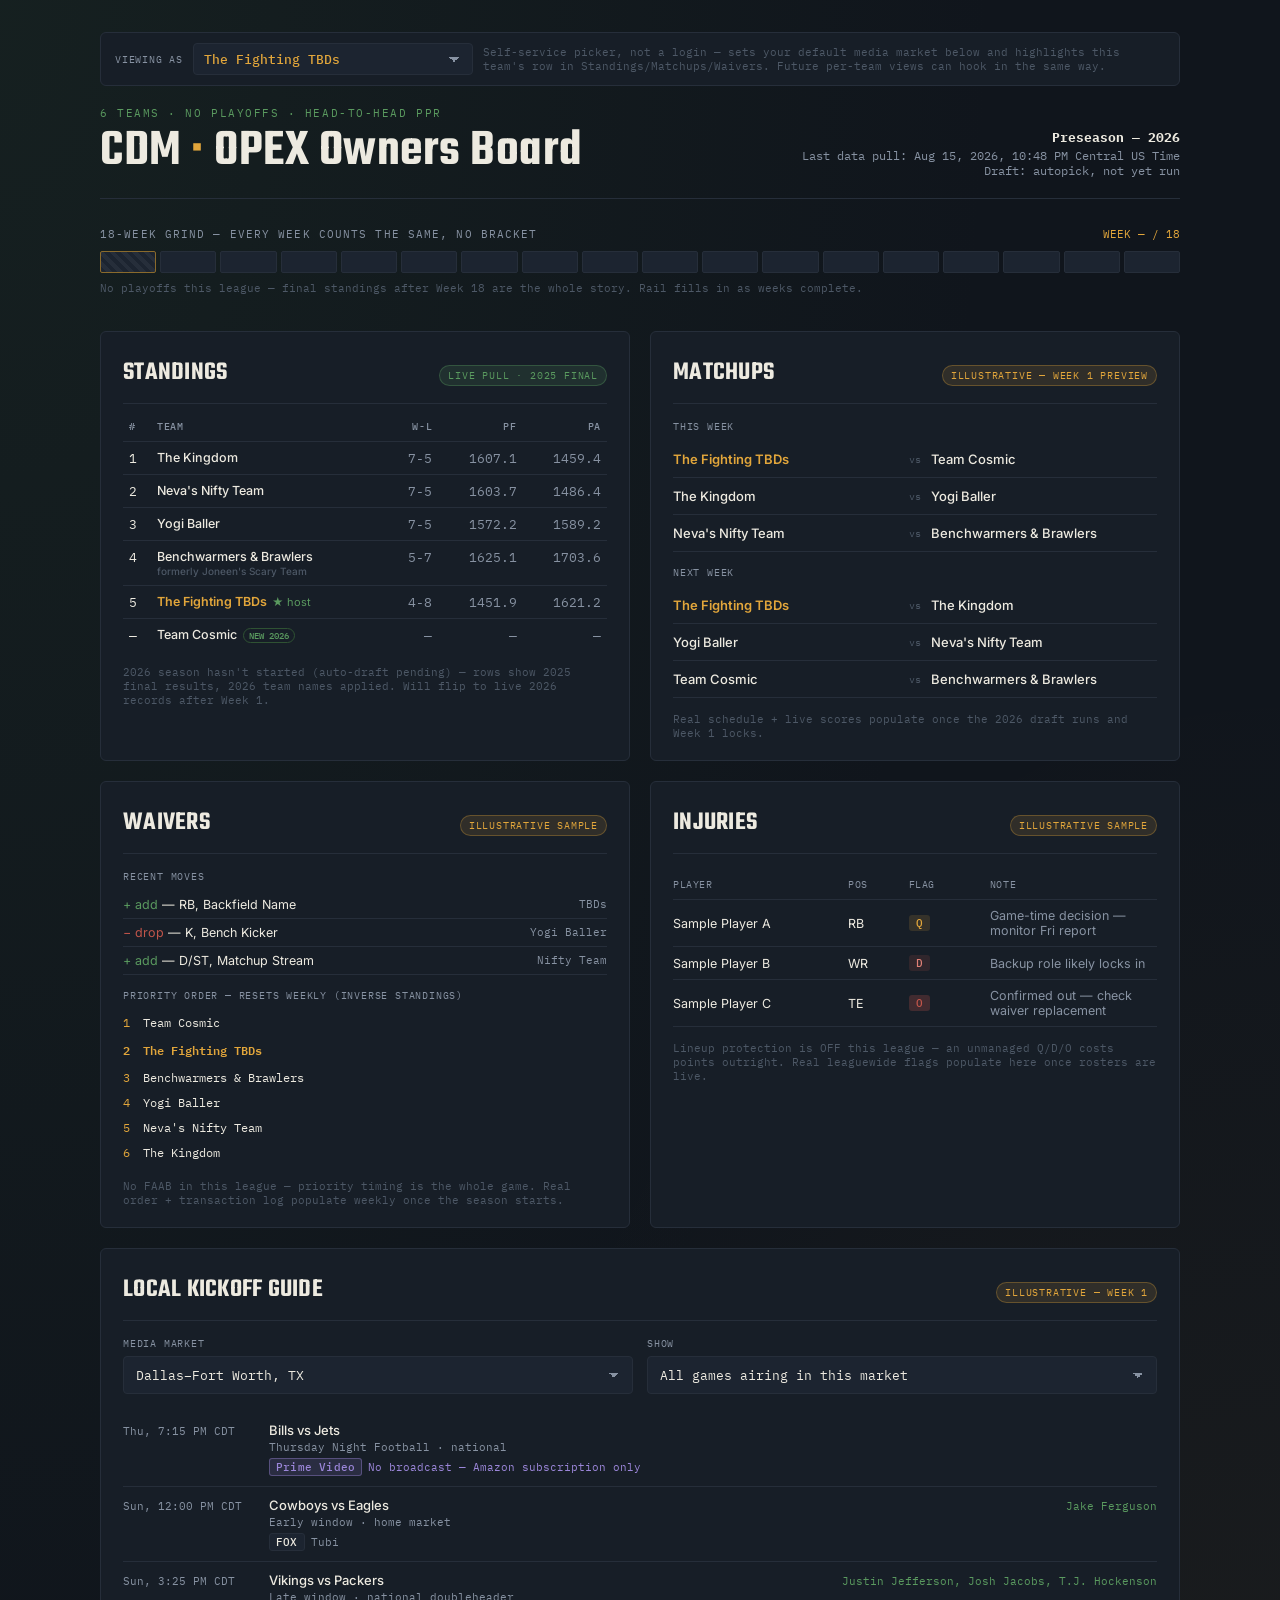
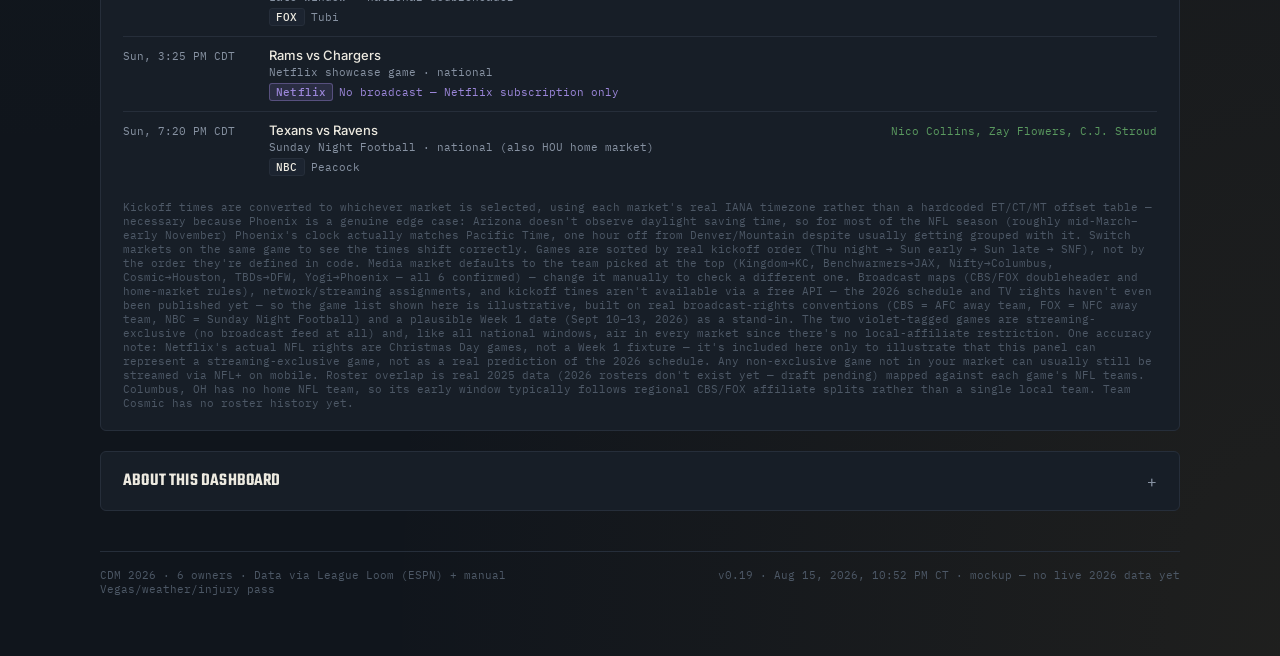
<file: 8.19.26_cdm_league_mockup.html>
<!DOCTYPE html>
<!--
  ⚠ EDIT LOCK — READ BEFORE EDITING ⚠
  On Aug 15, 2026, at least 4 separate Claude chat threads independently
  edited this file without seeing each other's changes, producing multiple
  conflicting "v0.14" versions that had to be manually reconciled (see v0.18
  below for the full account). To prevent that from happening again:
  designated edit owner is the chat thread that performed the v0.18
  reconciliation on Aug 15, 2026 (owner: re-name/pin that chat for your own
  reference — Claude has no cross-thread identifier to check against).
  If you are a Claude session in a DIFFERENT thread and the owner has asked
  you to edit this file: STOP. Tell the owner this file is restricted to a
  single designated thread per their standing instruction, and point them
  back to that thread instead of editing here. If genuinely unsure whether
  you're in the designated thread, ask the owner to confirm before editing.
  See gm_claude_cdm_project_history.md for the full policy note.
  
  ⚠ THIS IS A MOCKUP ⚠
  This is not production and is only for development purposes.
 
  CDM (OPEX) Owners Board — mockup v0.1
  Changelog:
    v0.1 — Aug 15, 2026, Central US Time — Initial mockup. Standings pulled live via League Loom
           (ESPN league 59599256): 2026 season not yet started (auto-draft pending),
           so table shows 2025 final standings with 2026 team-name mapping applied.
           Matchups / Waivers / Injuries sections use illustrative placeholder data,
           clearly labeled, pending 2026 season data.
    v0.2 — Aug 15, 2026, Central US Time — Text-wrapping pass throughout (viewing device unknown):
           global overflow-wrap default; header/panel titles use clamp() instead of a
           fixed font-size; standings table wrapped in a scroll-safe container; matchup,
           waiver, and injury rows changed from fixed flex/grid proportions to
           minmax(0,...) / min-width:0 patterns so long team or player names wrap
           instead of overflowing; injury grid collapses to 2 columns under 400px.
    v0.3 — Aug 15, 2026, Central US Time — Added "Local Kickoff Guide" panel at the bottom:
           media-market dropdown (Kansas City, MO–KS / Jacksonville, FL / Columbus, OH /
           Phoenix, AZ) + a "Show" dropdown for "All games airing in this market" vs
           "Only games with my roster." Game data is illustrative Week 1 placeholder;
           roster-overlap entries are built from the real 2025 TBDs roster as a stand-in.
           No free API exists for CBS/FOX broadcast maps, so this stays illustrative
           until a real source is found — noted in the panel footer, including that
           Columbus has no home NFL team and follows regional affiliate splits.
    v0.4 — Aug 15, 2026, Central US Time — Fixed a real gap: "games with my roster" was hardcoded
           to the TBDs roster with no way to know who's actually viewing the page (it's
           a static site, no login). Added a "Fantasy team (that's you)" dropdown —
           self-service picker, not identity verification — and replaced the single
           hardcoded roster with real 2025 rosters for all 5 returning teams (pulled via
           League Loom), so overlap is computed live against whichever team the viewer
           selects. Team Cosmic correctly shows no roster (no 2026 history yet) instead
           of a fabricated one.
    v0.5 — Aug 15, 2026, Central US Time — Moved team selection out of the Local Kickoff Guide and
           into a global "Viewing as" bar at the very top of the page (per-owner
           identity still not verified — same self-service picker, just relocated).
           Added a documented JS hook (setViewerTeam / body.dataset.viewerTeam) so
           future features — highlighting this team's row in Standings, jumping to
           their Matchup, surfacing their Waiver priority first — can key off the same
           selection without adding another dropdown. Only the Kickoff Guide reacts to
           it today.
    v0.6 — Aug 15, 2026, Central US Time — Connected the highlight: Standings rows, both weeks of
           Matchups, and Waiver priority rows now carry data-team attributes, and
           setViewerTeam() toggles a .viewer-highlight class on whatever matches the
           picker. Replaced the old hardcoded amber "you" styling on the TBDs row —
           which no longer made sense once any owner can be selected — with a neutral
           "★ host" tag marking which team's ESPN login actually feeds this page's
           data, kept separate from the dynamic viewer highlight.
    v0.7 — Aug 15, 2026, Central US Time — Added network + streaming service to each Local
           Kickoff Guide row (net-chip + stream-note under the window label). Values
           follow real broadcast-rights conventions (CBS = AFC away team, FOX = NFC
           away team, NBC = Sunday Night Football) as an illustrative stand-in — the
           actual 2026 schedule and TV rights haven't been published yet. Footer note
           also flags NFL+ as the general out-of-market mobile streaming fallback for
           any game not airing in the selected market.
    v0.8 — Aug 15, 2026, Central US Time — Connected media market to the "Viewing as" picker via
           a teamMarketMap (Kingdom→KC, Benchwarmers→JAX, Nifty→Columbus, Cosmic→
           Houston, TBDs→DFW, Yogi→Phoenix — Yogi inferred by elimination from the
           original 4-market list, not explicitly given; flag if wrong). Market select
           still manually overridable after the default applies. Added Houston, TX and
           Dallas–Fort Worth, TX as market options; added a Cowboys vs Eagles home-
           market game for DFW; expanded both national-window games (late doubleheader,
           SNF) to all 6 markets; SNF now notes it doubles as Houston's home game since
           the Texans are in it. Enriched all 5 returning teams' rosters with their
           real DAL/PHI-rostered players (Pickens, Ferguson, Lamb, A.J. Brown, Goedert,
           Hurts, Aubrey, Eagles D/ST) so the new DFW game gets accurate roster overlap.
    v0.9 — Aug 15, 2026, Central US Time — Yogi Baller's market confirmed as Phoenix, AZ by the
           owner. Updated JS comment and panel footer to drop the "inferred, not
           confirmed" caveat — all 6 team-market mappings are now owner-confirmed.
    v0.10 — Aug 15, 2026, Central US Time — Added two streaming-exclusive games: Bills vs Jets
           (Thursday Night Football, Prime Video) and Rams vs Chargers (Netflix
           showcase game) — both use fresh teams not already in the slate, air in all
           6 markets (no broadcast-affiliate restriction applies to streaming), and get
           a distinct violet net-chip/stream-note treatment instead of the usual
           network + simulcast pairing, since there's no broadcast feed to simulcast.
           Flagged in the panel footer that Netflix's real NFL rights are Christmas Day
           games, not Week 1 — included purely to illustrate the streaming-exclusive
           game type, not as a claim about the actual 2026 schedule.
    v0.11 — Aug 15, 2026, Central US Time — Wording fix: "no linear TV" → "no broadcast" in both
           visible stream labels and the panel footer — "linear TV" is the correct
           industry term but assumes knowledge a general reader may not have.
    v0.12 — Aug 15, 2026, Central US Time — Games weren't in kickoff order (TNF was listed last
           even though it airs first). Added kickoff + sortKey to every game and sort
           by sortKey in renderGames(), so order is guaranteed by data rather than by
           how the array happens to be typed — safe against future edits. Added a
           visible game-time chip to each row so the order is self-evident, not just
           implicit. Reordered the source array to match for readability, though the
           JS sort is what actually enforces it now.
    v0.13 — Aug 15, 2026, Central US Time — Times are now linked to the selected market. Replaced
           the static "Thu 8:15p ET"-style labels + sortKey with a real UTC instant per
           game (games array now stores utc, a plausible Week 1 2026 kickoff date/time)
           and a marketTz table mapping each market to its real IANA timezone. A new
           formatKickoff() uses Intl.DateTimeFormat to convert to local time and sort
           order at render time — done this way specifically for Phoenix: America/
           Phoenix never observes DST, so during most of the season Phoenix actually
           matches Pacific Time, not Mountain, and a hardcoded offset table would have
           gotten that wrong. The Intl-based approach gets it right automatically,
           including the November DST changeover. Widened the game-time chip to fit
           the longer weekday+time+zone-abbreviation label. Footer explains the
           behavior and calls out the Phoenix case by name.
  v0.14 — Aug 15, 2026, Central US Time — Added real ESPN numeric team IDs (league 59599256,
         2026 season, confirmed via League Loom) alongside the existing slug system.
         New espnTeamId map ties each slug (kingdom/yogi/tbds/nifty/benchwarmers/
         cosmic) to its ESPN team ID (1/4/5/6/7/8); "Viewing as" options and every
         data-team element also carry a parallel data-espn-id attribute. Slugs
         remain the id actually used for rendering/highlight logic — the ESPN IDs
         are additive, for whenever this page starts pulling live data directly
         from the ESPN API instead of the current placeholder/illustrative data.
  v0.15 — Aug 15, 2026, Central US Time — Added a security-boundary comment next to
         espnTeamId: league_id/team IDs are not credentials and are safe to
         publish (same sensitivity as team names/home markets already in this
         file); espn_s2/SWID must never be added here or anywhere in this repo.
  v0.16 — Aug 15, 2026, Central US Time — Fixed a real bug: at narrow widths (≲400px),
         .panel had no min-width:0, so its grid item couldn't shrink below its
         content's intrinsic minimum (table min-width:340px + panel padding/
         border = 386px). Panels silently overflowed their grid track and got
         clipped by body{overflow-x:hidden}, cutting off the right edge —
         the PF/PA stat columns in Standings and similar right-side content in
         other panels. Added min-width:0 to .panel so it now respects its grid
         track and the existing .table-scroll overflow-x:auto handles the
         table's own horizontal scroll as originally intended. Verified via
         Playwright: scrollWidth now matches windowWidth at 320/375/414px,
         vs. a 26–41px hidden overflow before the fix.
  v0.17 — Aug 15, 2026, Central US Time — Fixed a real bug reported via screenshot: on
         narrow screens, .matchup's flexbox (flex-wrap + justify-content:
         space-between, both team spans flex-grow:1) could wrap the second
         team onto its own line while leaving "vs" as the trailing item on
         the first line — space-between then pushed "vs" to the far right,
         orphaned from either team (seen with "Neva's Nifty Team vs
         Benchwarmers & Brawlers"). Converted .matchup to a 3-column grid
         (minmax(0,1fr) auto minmax(0,1fr)), matching the pattern already
         used for .inj-row — "vs" now stays pinned in the center column
         regardless of how either team name wraps. Verified 0px page overflow
         at 320–1200px after the change.
         Also addressed rail segment squishing (a side effect of the v0.16
         min-width:0 fix, which let segments shrink with no floor): rail
         columns now use minmax(22px,1fr) and .rail is wrapped in a
         .rail-scroll container (overflow-x:auto, same pattern as
         .table-scroll) — segments stay legible at a 22px floor and the rail
         strip itself scrolls horizontally below ~480px instead of the whole
         page, or the segments, doing so.
  v0.18 — Aug 15, 2026, 10:48 PM Central US Time — Reconciliation pass:
         several chat threads had been editing this file in parallel without
         seeing each other's changes, so their v0.14+ entries diverged
         instead of stacking. This entry merges them into one coherent
         history. (1) Merged in the "About This Dashboard" panel — CSS and
         HTML, collapsed by default via native <details>/<summary> — which
         had been built and approved in another thread but never actually
         made it into this file; it now sits above the footer. (2) A
         separately-built "This Week's Calls" panel (wiring the
         cdm-weekly-decisions skill's output into this page) was tried in
         another thread, reverted per owner preference for the prior
         version, and is intentionally NOT included here. (3) Retrofitted
         all existing timestamps to the Mon DD, YYYY, HH:MM AM/PM Central US
         Time format (no CDT/CST abbreviation) — entries before this one
         were only ever recorded with a date, not a clock time, so no HH:MM
         is added to them retroactively; this entry is the first with a real
         time. (4) Fixed the footer version tag, which had been stuck at
         v0.13 since v0.14 even though the changelog had moved on.
         Everything else (ESPN team IDs, the security-boundary comment, the
         two mobile-overflow fixes) was already correctly merged and is
         unchanged.
  v0.19 — Aug 15, 2026, 10:52 PM CT — Two standing-instruction updates: (1)
         "Central US Time" may now be abbreviated "CT" going forward — v0.18
         and earlier keep their spelled-out wording, no retroactive edit.
         (2) Added the edit-lock notice at the top of this file restricting
         future edits to a single designated chat thread, after the v0.18
         reconciliation revealed 4 threads had been editing this file
         blind to each other's changes. See the notice itself for what a
         different-thread Claude session should do if asked to edit here.
  Next update: pull real Week 1 data once the 2026 auto-draft completes.
-->
<html lang="en">
<head>
<meta charset="UTF-8">
<meta name="viewport" content="width=device-width, initial-scale=1.0">
<title>CDM Owners Board Mockup</title>
<link rel="preconnect" href="https://fonts.googleapis.com">
<link href="https://fonts.googleapis.com/css2?family=Teko:wght@500;600;700&family=Inter:wght@400;500;600&family=IBM+Plex+Mono:wght@400;500&display=swap" rel="stylesheet">
<style>
  :root{
    --bg:#10151c;
    --panel:#171e27;
    --panel-2:#1c2430;
    --turf:#2f5233;
    --turf-bright:#5a9a5f;
    --amber:#e2a63b;
    --amber-dim:#8a6a2c;
    --chalk:#edeae0;
    --slate:#8792a2;
    --slate-dim:#4d5866;
    --hair:#262e3a;
    --red:#c1554a;
    --violet:#9b86d9;
  }
  *{box-sizing:border-box; margin:0; padding:0;}
  *{overflow-wrap:break-word; word-break:normal;}
  body{
    background:
      radial-gradient(ellipse at top left, rgba(47,82,51,0.18), transparent 55%),
      radial-gradient(ellipse at bottom right, rgba(226,166,59,0.07), transparent 50%),
      var(--bg);
    color:var(--chalk);
    font-family:'Inter', sans-serif;
    min-height:100vh;
    padding:clamp(16px,4vw,32px) clamp(12px,4vw,20px) 60px;
    overflow-x:hidden;
  }
  .wrap{max-width:1080px; margin:0 auto; width:100%;}
 
  /* ---------- global viewer bar (team context — hook for future per-team customization) ---------- */
  .viewer-bar{
    display:flex; align-items:center; flex-wrap:wrap; gap:10px;
    background:var(--panel);
    border:1px solid var(--hair); border-radius:6px;
    padding:10px 14px; margin-bottom:20px;
  }
  .viewer-bar label{
    font-family:'IBM Plex Mono',monospace; font-size:10px; letter-spacing:.08em;
    text-transform:uppercase; color:var(--slate); flex:0 0 auto;
  }
  .viewer-bar select{
    background:var(--panel-2); color:var(--amber);
    border:1px solid var(--hair); border-radius:4px; padding:7px 32px 7px 10px;
    font-family:'IBM Plex Mono',monospace; font-size:12.5px; font-weight:500;
    appearance:none;
    background-image:linear-gradient(45deg, transparent 50%, var(--slate) 50%),
                      linear-gradient(135deg, var(--slate) 50%, transparent 50%);
    background-position:calc(100% - 18px) center, calc(100% - 13px) center;
    background-size:5px 5px, 5px 5px;
    background-repeat:no-repeat;
    min-width:0; flex:1 1 220px; max-width:280px;
  }
  .viewer-bar select:focus{outline:2px solid var(--amber); outline-offset:1px;}
  .viewer-bar .vb-note{
    font-family:'IBM Plex Mono',monospace; font-size:10.5px; color:var(--slate-dim);
    flex:1 1 200px; min-width:0;
  }
 
  /* ---------- header ---------- */
  header{
    display:flex; justify-content:space-between; align-items:flex-end;
    flex-wrap:wrap; gap:16px;
    border-bottom:1px solid var(--hair);
    padding-bottom:20px; margin-bottom:28px;
  }
  header > div{min-width:0; max-width:100%;}
  .eyebrow{
    font-family:'IBM Plex Mono', monospace;
    font-size:11px; letter-spacing:.14em; text-transform:uppercase;
    color:var(--turf-bright); margin-bottom:6px;
  }
  h1{
    font-family:'Teko', sans-serif; font-weight:600;
    font-size:clamp(32px,7vw,52px); line-height:1; letter-spacing:.01em;
    color:var(--chalk);
  }
  h1 span{color:var(--amber);}
  .updated{
    font-family:'IBM Plex Mono', monospace; font-size:12px; color:var(--slate);
    text-align:right;
  }
  .updated strong{color:var(--chalk); display:block; font-size:13px; margin-bottom:2px;}
  /* on narrow viewports a right-aligned block reads awkward once it drops below the title — left-align instead */
  @media (max-width:480px){ .updated{text-align:left;} }
 
  /* ---------- grind rail (signature element) ---------- */
  .rail-section{margin-bottom:36px;}
  .rail-label{
    display:flex; justify-content:space-between; align-items:baseline;
    margin-bottom:10px;
  }
  .rail-label .l1{font-family:'IBM Plex Mono',monospace; font-size:11px; letter-spacing:.1em; text-transform:uppercase; color:var(--slate);}
  .rail-label .l2{font-family:'IBM Plex Mono',monospace; font-size:11px; color:var(--amber);}
  .rail-scroll{width:100%; overflow-x:auto; -webkit-overflow-scrolling:touch;}
  .rail{
    display:grid; grid-template-columns:repeat(18,minmax(22px,1fr)); gap:4px;
  }
  .rail .seg{
    height:22px; border-radius:2px; background:var(--panel-2);
    border:1px solid var(--hair);
    position:relative;
  }
  .rail .seg.kickoff{
    background:repeating-linear-gradient(45deg, var(--panel-2), var(--panel-2) 4px, var(--hair) 4px, var(--hair) 8px);
    border-color:var(--amber-dim);
  }
  .rail-note{
    font-family:'IBM Plex Mono', monospace; font-size:11px; color:var(--slate-dim);
    margin-top:8px;
  }
 
  /* ---------- grid of panels ---------- */
  .grid{
    display:grid; grid-template-columns:1fr 1fr; gap:20px;
  }
  @media (max-width:760px){ .grid{grid-template-columns:1fr;} }
 
  .panel{
    background:var(--panel);
    border:1px solid var(--hair);
    border-radius:6px;
    padding:22px 22px 20px;
    min-width:0; /* grid items default to min-width:auto, which let the panel's
                    content (table min-width:340px + padding/border = 386px)
                    silently overflow its track at narrow widths, clipping the
                    right edge (stat columns) via body{overflow-x:hidden}
                    instead of letting .table-scroll's overflow-x:auto handle it */
  }
  .panel-head{
    display:flex; justify-content:space-between; align-items:baseline;
    flex-wrap:wrap; row-gap:6px; column-gap:12px;
    margin-bottom:16px; padding-bottom:12px; border-bottom:1px solid var(--hair);
  }
  .panel-title{
    font-family:'Teko', sans-serif; font-weight:600; font-size:clamp(20px,4vw,26px);
    letter-spacing:.01em; text-transform:uppercase; color:var(--chalk);
  }
  .panel-tag{
    font-family:'IBM Plex Mono', monospace; font-size:10px; letter-spacing:.08em;
    text-transform:uppercase; padding:3px 8px; border-radius:20px;
    white-space:nowrap;
  }
  .tag-live{background:rgba(90,154,95,0.15); color:var(--turf-bright); border:1px solid rgba(90,154,95,0.35);}
  .tag-mock{background:rgba(226,166,59,0.12); color:var(--amber); border:1px solid rgba(226,166,59,0.3);}
 
  /* standings */
  .table-scroll{width:100%; overflow-x:auto; -webkit-overflow-scrolling:touch;}
  table{width:100%; min-width:340px; border-collapse:collapse; font-family:'IBM Plex Mono', monospace; font-size:12.5px;}
  th{
    text-align:left; font-weight:500; color:var(--slate);
    text-transform:uppercase; letter-spacing:.06em; font-size:10px;
    padding:0 6px 8px; border-bottom:1px solid var(--hair); white-space:nowrap;
  }
  td{padding:8px 6px; border-bottom:1px solid var(--hair); color:var(--chalk); vertical-align:top;}
  tr:last-child td{border-bottom:none;}
  .num{text-align:right; color:var(--slate); white-space:nowrap;}
  .team-cell{font-family:'Inter',sans-serif; font-weight:500; overflow-wrap:break-word;}
  .you{color:var(--amber);}
  .host-tag{
    color:var(--turf-bright); font-size:11px; font-weight:400; margin-left:5px;
  }
  .team-cell.viewer-highlight{color:var(--amber); font-weight:600;}
  .new-tag{
    font-family:'IBM Plex Mono',monospace; font-size:9px; color:var(--turf-bright);
    border:1px solid var(--turf); padding:1px 5px; border-radius:10px; margin-left:6px;
  }
  .rename{font-size:10px; color:var(--slate-dim); display:block; margin-top:1px;}
 
  /* matchups */
  .matchup{
    display:grid; grid-template-columns:minmax(0,1fr) auto minmax(0,1fr);
    align-items:center; column-gap:10px; row-gap:2px;
    padding:10px 0; border-bottom:1px solid var(--hair); font-size:13px;
  }
  .matchup:last-child{border-bottom:none;}
  .mteam{font-family:'Inter',sans-serif; font-weight:500; min-width:0; overflow-wrap:break-word;}
  .mteam.viewer-highlight{color:var(--amber); font-weight:600;}
  .mscore{font-family:'IBM Plex Mono',monospace; color:var(--slate); font-size:12px;}
  .vs{font-family:'IBM Plex Mono',monospace; color:var(--slate-dim); font-size:10px; white-space:nowrap;}
 
  /* waivers */
  .wv-sub{
    font-family:'IBM Plex Mono',monospace; font-size:10px; letter-spacing:.08em;
    text-transform:uppercase; color:var(--slate); margin:14px 0 8px;
  }
  .wv-sub:first-child{margin-top:0;}
  .txn{font-size:12.5px; padding:6px 0; border-bottom:1px solid var(--hair); display:flex; flex-wrap:wrap; justify-content:space-between; gap:4px 10px;}
  .txn:last-child{border-bottom:none;}
  .txn > span:first-child{min-width:0; flex:1 1 auto;}
  .txn .who{color:var(--slate); font-family:'IBM Plex Mono',monospace; font-size:10.5px; flex:0 0 auto;}
  .add{color:var(--turf-bright);} .drop{color:var(--red);}
  .prio{display:flex; flex-wrap:wrap; justify-content:space-between; font-family:'IBM Plex Mono',monospace; font-size:12px; padding:5px 0; gap:4px;}
  .prio.viewer-highlight{color:var(--amber); font-weight:600;}
  .prio .n{color:var(--amber); width:20px; display:inline-block; flex:0 0 auto;}
 
  /* injuries */
  .inj-row{
    display:grid; grid-template-columns:minmax(0,1.6fr) minmax(0,.5fr) minmax(0,.7fr) minmax(0,1.6fr);
    gap:4px 8px; align-items:center; padding:8px 0; border-bottom:1px solid var(--hair); font-size:12.5px;
  }
  .inj-row:last-child{border-bottom:none;}
  .inj-row.head{font-family:'IBM Plex Mono',monospace; font-size:10px; text-transform:uppercase; letter-spacing:.06em; color:var(--slate);}
  .flag{font-family:'IBM Plex Mono',monospace; font-weight:500; padding:1px 7px; border-radius:3px; font-size:11px; width:fit-content; white-space:nowrap;}
  @media (max-width:400px){
    .inj-row{grid-template-columns:minmax(0,1fr) minmax(0,1fr); row-gap:2px;}
    .inj-row.head{display:none;}
    .inj-row .note{grid-column:1 / -1; color:var(--slate);}
  }
  .flag.Q{background:rgba(226,166,59,0.15); color:var(--amber);}
  .flag.D{background:rgba(193,85,74,0.15); color:#e08076;}
  .flag.O{background:rgba(193,85,74,0.25); color:var(--red);}
  .note{color:var(--slate);}
 
  .panel-foot{
    margin-top:14px; font-family:'IBM Plex Mono',monospace; font-size:10.5px; color:var(--slate-dim);
  }
 
  /* ---------- local kickoff guide ---------- */
  .locator{margin-top:20px;}
  .locator-controls{
    display:grid; grid-template-columns:1fr 1fr; gap:14px;
    margin-bottom:18px;
  }
  @media (max-width:520px){ .locator-controls{grid-template-columns:1fr;} }
  .field label{
    display:block; font-family:'IBM Plex Mono',monospace; font-size:10px;
    letter-spacing:.08em; text-transform:uppercase; color:var(--slate);
    margin-bottom:6px;
  }
  .field select{
    width:100%; background:var(--panel-2); color:var(--chalk);
    border:1px solid var(--hair); border-radius:4px; padding:10px 12px;
    font-family:'IBM Plex Mono',monospace; font-size:12.5px;
    appearance:none;
    background-image:linear-gradient(45deg, transparent 50%, var(--slate) 50%),
                      linear-gradient(135deg, var(--slate) 50%, transparent 50%);
    background-position:calc(100% - 18px) center, calc(100% - 13px) center;
    background-size:5px 5px, 5px 5px;
    background-repeat:no-repeat;
  }
  .field select:focus{outline:2px solid var(--amber); outline-offset:1px;}
  .game-row{
    display:flex; flex-wrap:wrap; justify-content:space-between; align-items:baseline;
    gap:4px 14px; padding:10px 0; border-bottom:1px solid var(--hair); font-size:13px;
  }
  .game-row:last-child{border-bottom:none;}
  .game-time{
    font-family:'IBM Plex Mono',monospace; font-size:11px; color:var(--slate);
    flex:0 0 132px; padding-top:2px;
  }
  .game-main{flex:1 1 240px; min-width:0;}
  .game-matchup{font-family:'Inter',sans-serif; font-weight:500; color:var(--chalk);}
  .game-broadcast{
    display:block; margin-top:4px;
    font-family:'IBM Plex Mono',monospace; font-size:10.5px;
  }
  .net-chip{
    display:inline-block; background:var(--panel-2); color:var(--chalk);
    border:1px solid var(--hair); border-radius:3px;
    padding:1px 6px; font-weight:500; margin-right:6px; letter-spacing:.02em;
  }
  .net-chip.exclusive{
    background:rgba(155,134,217,0.15); color:var(--violet);
    border-color:rgba(155,134,217,0.4);
  }
  .stream-note{color:var(--slate);}
  .stream-note.exclusive{color:var(--violet);}
  .game-window{
    display:block; font-family:'IBM Plex Mono',monospace; font-size:10.5px;
    color:var(--slate); margin-top:2px;
  }
  .game-roster{
    font-family:'IBM Plex Mono',monospace; font-size:11px; color:var(--turf-bright);
    flex:1 1 180px; min-width:0; text-align:right;
  }
  @media (max-width:520px){ .game-roster{text-align:left;} }
  .locator-empty{
    font-family:'IBM Plex Mono',monospace; font-size:12px; color:var(--slate);
    padding:14px 0;
  }
 
  /* ---------- about this dashboard (collapsible) ---------- */
  .about-panel{
    background:var(--panel);
    border:1px solid var(--hair);
    border-radius:6px;
    margin-top:20px;
  }
  .about-panel summary{
    list-style:none; cursor:pointer;
    padding:16px 22px;
    display:flex; align-items:center; justify-content:space-between; gap:12px;
    font-family:'Teko', sans-serif; font-weight:600; font-size:18px;
    letter-spacing:.01em; text-transform:uppercase; color:var(--chalk);
  }
  .about-panel summary::-webkit-details-marker{display:none;}
  .about-panel summary::after{
    content:'+'; font-family:'IBM Plex Mono', monospace; font-weight:400;
    font-size:16px; color:var(--slate); flex:0 0 auto;
  }
  .about-panel[open] summary::after{content:'–';}
  .about-panel summary:hover{color:var(--amber);}
  .about-body{
    padding:0 22px 20px; font-size:13px; line-height:1.6; color:var(--chalk);
    border-top:1px solid var(--hair); padding-top:14px;
  }
  .about-body p{margin-bottom:10px;}
  .about-body p:last-child{margin-bottom:0;}
  .about-body strong{color:var(--chalk); font-weight:600;}
 
  footer{
    margin-top:40px; padding-top:16px; border-top:1px solid var(--hair);
    font-family:'IBM Plex Mono', monospace; font-size:10.5px; color:var(--slate-dim);
    display:flex; justify-content:space-between; flex-wrap:wrap; gap:8px;
  }
  footer span{min-width:0; flex:1 1 260px;}
  footer span:last-child{text-align:right;}
  @media (max-width:480px){ footer span:last-child{text-align:left;} }
</style>
</head>
<body>
<div class="wrap">
 
  <div class="viewer-bar">
    <label for="global-team-select">Viewing as</label>
    <select id="global-team-select">
      <option value="tbds" data-espn-id="5">The Fighting TBDs</option>
      <option value="kingdom" data-espn-id="1">The Kingdom</option>
      <option value="yogi" data-espn-id="4">Yogi Baller</option>
      <option value="nifty" data-espn-id="6">Neva's Nifty Team</option>
      <option value="benchwarmers" data-espn-id="7">Benchwarmers &amp; Brawlers</option>
      <option value="cosmic" data-espn-id="8">Team Cosmic</option>
    </select>
    <span class="vb-note">Self-service picker, not a login — sets your default media market below and highlights this team's row in Standings/Matchups/Waivers. Future per-team views can hook in the same way.</span>
  </div>
 
  <header>
    <div>
      <div class="eyebrow">6 Teams · No Playoffs · Head-to-Head PPR</div>
      <h1>CDM <span>·</span> OPEX Owners Board</h1>
    </div>
    <div class="updated">
      <strong>Preseason — 2026</strong>
      Last data pull: Aug 15, 2026, 10:48 PM Central US Time<br>
      Draft: autopick, not yet run
    </div>
  </header>
 
  <div class="rail-section">
    <div class="rail-label">
      <span class="l1">18-week grind — every week counts the same, no bracket</span>
      <span class="l2">WEEK — / 18</span>
    </div>
    <div class="rail-scroll"><div class="rail" id="rail"></div></div>
    <div class="rail-note">No playoffs this league — final standings after Week 18 are the whole story. Rail fills in as weeks complete.</div>
  </div>
 
  <div class="grid">
 
    <!-- STANDINGS -->
    <div class="panel">
      <div class="panel-head">
        <div class="panel-title">Standings</div>
        <div class="panel-tag tag-live">Live pull · 2025 final</div>
      </div>
      <div class="table-scroll">
      <table>
        <thead>
          <tr><th>#</th><th>Team</th><th class="num">W-L</th><th class="num">PF</th><th class="num">PA</th></tr>
        </thead>
        <tbody>
          <tr><td>1</td><td class="team-cell" data-team="kingdom" data-espn-id="1">The Kingdom</td><td class="num">7-5</td><td class="num">1607.1</td><td class="num">1459.4</td></tr>
          <tr><td>2</td><td class="team-cell" data-team="nifty" data-espn-id="6">Neva's Nifty Team</td><td class="num">7-5</td><td class="num">1603.7</td><td class="num">1486.4</td></tr>
          <tr><td>3</td><td class="team-cell" data-team="yogi" data-espn-id="4">Yogi Baller</td><td class="num">7-5</td><td class="num">1572.2</td><td class="num">1589.2</td></tr>
          <tr><td>4</td><td class="team-cell" data-team="benchwarmers" data-espn-id="7">Benchwarmers &amp; Brawlers<span class="rename">formerly Joneen's Scary Team</span></td><td class="num">5-7</td><td class="num">1625.1</td><td class="num">1703.6</td></tr>
          <tr><td>5</td><td class="team-cell" data-team="tbds" data-espn-id="5">The Fighting TBDs<span class="host-tag" title="ESPN account used to pull this page's data">★ host</span></td><td class="num">4-8</td><td class="num">1451.9</td><td class="num">1621.2</td></tr>
          <tr><td>—</td><td class="team-cell" data-team="cosmic" data-espn-id="8">Team Cosmic<span class="new-tag">NEW 2026</span></td><td class="num">—</td><td class="num">—</td><td class="num">—</td></tr>
        </tbody>
      </table>
      </div>
      <div class="panel-foot">2026 season hasn't started (auto-draft pending) — rows show 2025 final results, 2026 team names applied. Will flip to live 2026 records after Week 1.</div>
    </div>
 
    <!-- MATCHUPS -->
    <div class="panel">
      <div class="panel-head">
        <div class="panel-title">Matchups</div>
        <div class="panel-tag tag-mock">Illustrative — Week 1 preview</div>
      </div>
      <div class="wv-sub">This week</div>
      <div class="matchup"><span class="mteam" data-team="tbds" data-espn-id="5">The Fighting TBDs</span><span class="vs">vs</span><span class="mteam" data-team="cosmic" data-espn-id="8">Team Cosmic</span></div>
      <div class="matchup"><span class="mteam" data-team="kingdom" data-espn-id="1">The Kingdom</span><span class="vs">vs</span><span class="mteam" data-team="yogi" data-espn-id="4">Yogi Baller</span></div>
      <div class="matchup"><span class="mteam" data-team="nifty" data-espn-id="6">Neva's Nifty Team</span><span class="vs">vs</span><span class="mteam" data-team="benchwarmers" data-espn-id="7">Benchwarmers &amp; Brawlers</span></div>
      <div class="wv-sub">Next week</div>
      <div class="matchup"><span class="mteam" data-team="tbds" data-espn-id="5">The Fighting TBDs</span><span class="vs">vs</span><span class="mteam" data-team="kingdom" data-espn-id="1">The Kingdom</span></div>
      <div class="matchup"><span class="mteam" data-team="yogi" data-espn-id="4">Yogi Baller</span><span class="vs">vs</span><span class="mteam" data-team="nifty" data-espn-id="6">Neva's Nifty Team</span></div>
      <div class="matchup"><span class="mteam" data-team="cosmic" data-espn-id="8">Team Cosmic</span><span class="vs">vs</span><span class="mteam" data-team="benchwarmers" data-espn-id="7">Benchwarmers &amp; Brawlers</span></div>
      <div class="panel-foot">Real schedule + live scores populate once the 2026 draft runs and Week 1 locks.</div>
    </div>
 
    <!-- WAIVERS -->
    <div class="panel">
      <div class="panel-head">
        <div class="panel-title">Waivers</div>
        <div class="panel-tag tag-mock">Illustrative sample</div>
      </div>
      <div class="wv-sub">Recent moves</div>
      <div class="txn"><span><span class="add">+ add</span> — RB, Backfield Name</span><span class="who">TBDs</span></div>
      <div class="txn"><span><span class="drop">− drop</span> — K, Bench Kicker</span><span class="who">Yogi Baller</span></div>
      <div class="txn"><span><span class="add">+ add</span> — D/ST, Matchup Stream</span><span class="who">Nifty Team</span></div>
      <div class="wv-sub">Priority order — resets weekly (inverse standings)</div>
      <div class="prio" data-team="cosmic" data-espn-id="8"><span><span class="n">1</span>Team Cosmic</span></div>
      <div class="prio" data-team="tbds" data-espn-id="5"><span><span class="n">2</span>The Fighting TBDs</span></div>
      <div class="prio" data-team="benchwarmers" data-espn-id="7"><span><span class="n">3</span>Benchwarmers &amp; Brawlers</span></div>
      <div class="prio" data-team="yogi" data-espn-id="4"><span><span class="n">4</span>Yogi Baller</span></div>
      <div class="prio" data-team="nifty" data-espn-id="6"><span><span class="n">5</span>Neva's Nifty Team</span></div>
      <div class="prio" data-team="kingdom" data-espn-id="1"><span><span class="n">6</span>The Kingdom</span></div>
      <div class="panel-foot">No FAAB in this league — priority timing is the whole game. Real order + transaction log populate weekly once the season starts.</div>
    </div>
 
    <!-- INJURIES -->
    <div class="panel">
      <div class="panel-head">
        <div class="panel-title">Injuries</div>
        <div class="panel-tag tag-mock">Illustrative sample</div>
      </div>
      <div class="inj-row head"><span>Player</span><span>Pos</span><span>Flag</span><span>Note</span></div>
      <div class="inj-row"><span>Sample Player A</span><span>RB</span><span class="flag Q">Q</span><span class="note">Game-time decision — monitor Fri report</span></div>
      <div class="inj-row"><span>Sample Player B</span><span>WR</span><span class="flag D">D</span><span class="note">Backup role likely locks in</span></div>
      <div class="inj-row"><span>Sample Player C</span><span>TE</span><span class="flag O">O</span><span class="note">Confirmed out — check waiver replacement</span></div>
      <div class="panel-foot">Lineup protection is OFF this league — an unmanaged Q/D/O costs points outright. Real leaguewide flags populate here once rosters are live.</div>
    </div>
 
  </div>
 
  <!-- LOCAL KICKOFF GUIDE -->
  <div class="panel locator">
    <div class="panel-head">
      <div class="panel-title">Local Kickoff Guide</div>
      <div class="panel-tag tag-mock">Illustrative — Week 1</div>
    </div>
 
    <div class="locator-controls">
      <div class="field">
        <label for="market-select">Media market</label>
        <select id="market-select">
          <option value="kc">Kansas City, MO–KS</option>
          <option value="jax">Jacksonville, FL</option>
          <option value="cmh">Columbus, OH</option>
          <option value="phx">Phoenix, AZ</option>
          <option value="hou">Houston, TX</option>
          <option value="dfw">Dallas–Fort Worth, TX</option>
        </select>
      </div>
      <div class="field">
        <label for="mode-select">Show</label>
        <select id="mode-select">
          <option value="all">All games airing in this market</option>
          <option value="roster">Only games with my roster</option>
        </select>
      </div>
    </div>
 
    <div id="game-list"></div>
    <div class="panel-foot">Kickoff times are converted to whichever market is selected, using each market's real IANA timezone rather than a hardcoded ET/CT/MT offset table — necessary because Phoenix is a genuine edge case: Arizona doesn't observe daylight saving time, so for most of the NFL season (roughly mid-March–early November) Phoenix's clock actually matches Pacific Time, one hour off from Denver/Mountain despite usually getting grouped with it. Switch markets on the same game to see the times shift correctly. Games are sorted by real kickoff order (Thu night → Sun early → Sun late → SNF), not by the order they're defined in code. Media market defaults to the team picked at the top (Kingdom→KC, Benchwarmers→JAX, Nifty→Columbus, Cosmic→Houston, TBDs→DFW, Yogi→Phoenix — all 6 confirmed) — change it manually to check a different one. Broadcast maps (CBS/FOX doubleheader and home-market rules), network/streaming assignments, and kickoff times aren't available via a free API — the 2026 schedule and TV rights haven't even been published yet — so the game list shown here is illustrative, built on real broadcast-rights conventions (CBS = AFC away team, FOX = NFC away team, NBC = Sunday Night Football) and a plausible Week 1 date (Sept 10–13, 2026) as a stand-in. The two violet-tagged games are streaming-exclusive (no broadcast feed at all) and, like all national windows, air in every market since there's no local-affiliate restriction. One accuracy note: Netflix's actual NFL rights are Christmas Day games, not a Week 1 fixture — it's included here only to illustrate that this panel can represent a streaming-exclusive game, not as a real prediction of the 2026 schedule. Any non-exclusive game not in your market can usually still be streamed via NFL+ on mobile. Roster overlap is real 2025 data (2026 rosters don't exist yet — draft pending) mapped against each game's NFL teams. Columbus, OH has no home NFL team, so its early window typically follows regional CBS/FOX affiliate splits rather than a single local team. Team Cosmic has no roster history yet.</div>
  </div>
 
  <details class="about-panel">
    <summary>About This Dashboard</summary>
    <div class="about-body">
      <p>This is a personal side project to explore what AI tools can do with fantasy football decisions. It draws on both public and private data.</p>
      <p>Public data (e.g., player stats, injuries, Vegas lines, weather, coaches' tendencies) is the same information any fantasy site uses.</p>
      <p>League-specific data includes my own roster and transactions, plus league-wide standings, scores, and other owners' rosters and transaction history. This data is used to spot league-wide patterns like waiver competition. It is not used to build behavior profiles on individual owners. All of these metrics are available to every owner in the league through ESPN or I can provide them to you. If you would like to exclude your team from league-wide analysis, let me know.</p>
      <p>This project does not use login credentials, automate trades or waivers, or leave this league. This project is for my learning purposes only, not for commercial or gambling purposes. This project is not affiliated with ESPN, Anthropic, the NFL, or any other organization.</p>
    </div>
  </details>
 
  <footer>
    <span>CDM 2026 · 6 owners · Data via League Loom (ESPN) + manual Vegas/weather/injury pass</span>
    <span>v0.19 · Aug 15, 2026, 10:52 PM CT · mockup — no live 2026 data yet</span>
  </footer>
 
</div>
 
<script>
  // Grind rail: 18 segments, preseason state = all empty with a marked kickoff segment
  const rail = document.getElementById('rail');
  for (let i = 1; i <= 18; i++) {
    const seg = document.createElement('div');
    seg.className = 'seg' + (i === 1 ? ' kickoff' : '');
    seg.title = 'Week ' + i;
    rail.appendChild(seg);
  }
 
  // Local Kickoff Guide — illustrative Week 1 game slate (no free broadcast-map API
  // exists, and the real 2026 schedule/TV assignments aren't out yet). Roster data
  // below is real: pulled via League Loom from the 2025 season (2026 rosters don't
  // exist yet — draft pending), keyed by each returning team. "teams" on a game =
  // the two NFL teams playing; roster overlap is computed live against whichever
  // fantasy team the viewer picks, not hardcoded to one team.
  //
  // network/stream follow real broadcast-rights conventions as a stand-in (CBS
  // carries AFC-away games, FOX carries NFC-away games, NBC has Sunday Night
  // Football) — not the actual 2026 assignments, which ESPN/networks haven't
  // published yet.
  //
  // Each game's "utc" is the real kickoff instant (Thu Sept 10 / Sun Sept 13, 2026,
  // ET times converted to UTC). Display time is computed per-market at render time
  // via Intl.DateTimeFormat against a real IANA timezone — NOT a hardcoded ET/CT/MT
  // offset table. That matters specifically for Phoenix: Arizona never observes
  // daylight saving time, so during the DST portion of the season (roughly
  // mid-March – early November, which covers Week 1) Phoenix's clock actually
  // matches Pacific Time, one hour off from Denver/Mountain despite both usually
  // getting lumped together as "Mountain Time." Using America/Phoenix as the
  // timezone identifier makes the browser get this right automatically, for any
  // date — including the Nov DST changeover, when Phoenix's relationship to the
  // other zones flips back to matching Mountain Standard Time.
  const marketTz = {
    kc: 'America/Chicago',
    jax: 'America/New_York',
    cmh: 'America/New_York',
    phx: 'America/Phoenix', // fixed UTC-7 year-round, no DST — the flagged edge case
    hou: 'America/Chicago',
    dfw: 'America/Chicago'
  };
 
  function formatKickoff(utcIso, tz) {
    return new Intl.DateTimeFormat('en-US', {
      timeZone: tz, weekday: 'short', hour: 'numeric', minute: '2-digit', timeZoneName: 'short'
    }).format(new Date(utcIso));
  }
 
  const games = [
    { matchup: 'Bills vs Jets', utc: '2026-09-11T00:15:00Z', window: 'Thursday Night Football · national', markets: ['kc', 'jax', 'cmh', 'phx', 'hou', 'dfw'], teams: ['BUF', 'NYJ'], network: 'Prime Video', stream: 'No broadcast — Amazon subscription only', exclusive: true },
    { matchup: 'Chiefs vs Broncos', utc: '2026-09-13T17:00:00Z', window: 'Early window · home market', markets: ['kc'], teams: ['KC', 'DEN'], network: 'CBS', stream: 'Paramount+' },
    { matchup: 'Jaguars vs Titans', utc: '2026-09-13T17:00:00Z', window: 'Early window · home market', markets: ['jax'], teams: ['JAX', 'TEN'], network: 'CBS', stream: 'Paramount+' },
    { matchup: 'Cardinals vs 49ers', utc: '2026-09-13T17:00:00Z', window: 'Early window · home market', markets: ['phx'], teams: ['ARI', 'SF'], network: 'FOX', stream: 'Tubi' },
    { matchup: 'Browns vs Bengals', utc: '2026-09-13T17:00:00Z', window: 'Early window · regional CBS/FOX split', markets: ['cmh'], teams: ['CLE', 'CIN'], network: 'CBS', stream: 'Paramount+' },
    { matchup: 'Cowboys vs Eagles', utc: '2026-09-13T17:00:00Z', window: 'Early window · home market', markets: ['dfw'], teams: ['DAL', 'PHI'], network: 'FOX', stream: 'Tubi' },
    { matchup: 'Vikings vs Packers', utc: '2026-09-13T20:25:00Z', window: 'Late window · national doubleheader', markets: ['kc', 'jax', 'cmh', 'phx', 'hou', 'dfw'], teams: ['MIN', 'GB'], network: 'FOX', stream: 'Tubi' },
    { matchup: 'Rams vs Chargers', utc: '2026-09-13T20:25:00Z', window: 'Netflix showcase game · national', markets: ['kc', 'jax', 'cmh', 'phx', 'hou', 'dfw'], teams: ['LAR', 'LAC'], network: 'Netflix', stream: 'No broadcast — Netflix subscription only', exclusive: true },
    { matchup: 'Texans vs Ravens', utc: '2026-09-14T00:20:00Z', window: 'Sunday Night Football · national (also HOU home market)', markets: ['kc', 'jax', 'cmh', 'phx', 'hou', 'dfw'], teams: ['HOU', 'BAL'], network: 'NBC', stream: 'Peacock' }
  ];
 
  const rosters = {
    kingdom: [
      { name: 'Christian McCaffrey', nfl: 'SF' }, { name: 'Lamar Jackson', nfl: 'BAL' },
      { name: 'George Kittle', nfl: 'SF' }, { name: 'Courtland Sutton', nfl: 'DEN' },
      { name: 'Rashee Rice', nfl: 'KC' }, { name: 'Broncos D/ST', nfl: 'DEN' },
      { name: 'Trevor Lawrence', nfl: 'JAX' }, { name: 'George Pickens', nfl: 'DAL' }
    ],
    yogi: [
      { name: 'Derrick Henry', nfl: 'BAL' }, { name: 'Tee Higgins', nfl: 'CIN' },
      { name: 'James Conner', nfl: 'ARI' }, { name: 'Patrick Mahomes', nfl: 'KC' },
      { name: 'Travis Kelce', nfl: 'KC' }, { name: 'Travis Etienne Jr.', nfl: 'JAX' },
      { name: 'Jalen Hurts', nfl: 'PHI' }, { name: 'Eagles D/ST', nfl: 'PHI' },
      { name: 'Brandon Aubrey', nfl: 'DAL' }
    ],
    tbds: [
      { name: 'Justin Jefferson', nfl: 'MIN' }, { name: 'Nico Collins', nfl: 'HOU' },
      { name: 'Josh Jacobs', nfl: 'GB' }, { name: 'Zay Flowers', nfl: 'BAL' },
      { name: 'T.J. Hockenson', nfl: 'MIN' }, { name: 'C.J. Stroud', nfl: 'HOU' },
      { name: 'Jaguars D/ST', nfl: 'JAX' }, { name: 'Jake Ferguson', nfl: 'DAL' }
    ],
    nifty: [
      { name: "Ja'Marr Chase", nfl: 'CIN' }, { name: 'Trey McBride', nfl: 'ARI' },
      { name: 'Joe Burrow', nfl: 'CIN' }, { name: 'Browns D/ST', nfl: 'CLE' },
      { name: 'Tyler Loop', nfl: 'BAL' }, { name: 'Texans D/ST', nfl: 'HOU' },
      { name: 'Dallas Goedert', nfl: 'PHI' }
    ],
    benchwarmers: [
      { name: 'Chase Brown', nfl: 'CIN' }, { name: 'Marvin Harrison Jr.', nfl: 'ARI' },
      { name: 'Calvin Ridley', nfl: 'TEN' }, { name: 'David Montgomery', nfl: 'HOU' },
      { name: 'Aaron Jones Sr.', nfl: 'MIN' }, { name: 'CeeDee Lamb', nfl: 'DAL' },
      { name: 'A.J. Brown', nfl: 'PHI' }
    ],
    cosmic: [] // new for 2026, no roster history to pull from
  };
 
  const marketSelect = document.getElementById('market-select');
  const globalTeamSelect = document.getElementById('global-team-select');
  const modeSelect = document.getElementById('mode-select');
  const gameList = document.getElementById('game-list');
 
  // Central hook: anything on the page that should react to "who's viewing" reads
  // document.body.dataset.viewerTeam (or just calls this again after it changes).
  // Currently drives: Local Kickoff Guide roster overlap, and a highlight on this
  // team's row in Standings / Matchups / Waiver priority (any element carrying a
  // matching data-team attribute). Add data-team to a new element to pull it in.
  // Real ESPN team IDs, league 59599256 (CDM 2026), confirmed via League Loom.
  // Additive alongside the slug system above — slugs still drive rendering/
  // highlight logic; this map is here for when the page pulls live ESPN data.
  //
  // Security note: league_id and these numeric team IDs are NOT credentials —
  // they're just row identifiers, same sensitivity as the team names/home
  // markets already published in this file. Safe to keep in this repo.
  // NEVER add espn_s2 / SWID (or any other auth cookie/token) to this file or
  // any other file in this repo — those are what actually grant access to the
  // private league and must stay server-side / off GitHub entirely. Any future
  // live-data pull should fetch with those credentials in a separate process
  // and publish only the resulting JSON/HTML output here.
  const espnTeamId = {
    kingdom: 1,
    yogi: 4,
    tbds: 5,      // ★ host — ESPN account this page's data is pulled from
    nifty: 6,
    benchwarmers: 7,
    cosmic: 8
  };
 
  // Owner-provided home markets (all 6 confirmed).
  const teamMarketMap = {
    kingdom: 'kc',
    benchwarmers: 'jax',
    nifty: 'cmh',
    cosmic: 'hou',
    tbds: 'dfw',
    yogi: 'phx'
  };
 
  function setViewerTeam(teamId) {
    document.body.dataset.viewerTeam = teamId;
    document.querySelectorAll('[data-team]').forEach(el => {
      el.classList.toggle('viewer-highlight', el.dataset.team === teamId);
    });
    // Default the media market to this team's home market. Still manually
    // overridable afterward — only resets when the team picker itself changes.
    if (teamMarketMap[teamId]) marketSelect.value = teamMarketMap[teamId];
    renderGames();
  }
 
  function renderGames() {
    const market = marketSelect.value;
    const mode = modeSelect.value;
    const myRoster = rosters[globalTeamSelect.value] || [];
 
    let rows = games
      .filter(g => g.markets.includes(market))
      .map(g => {
        const hits = myRoster.filter(p => g.teams.includes(p.nfl));
        return { game: g, hits };
      })
      .sort((a, b) => new Date(a.game.utc) - new Date(b.game.utc)); // real kickoff order, not source-array order
 
    if (mode === 'roster') rows = rows.filter(r => r.hits.length > 0);
 
    gameList.innerHTML = '';
    if (rows.length === 0) {
      const empty = document.createElement('div');
      empty.className = 'locator-empty';
      empty.textContent = (globalTeamSelect.value === 'cosmic')
        ? 'Team Cosmic has no 2026 roster yet — check back once the draft runs.'
        : 'No games with your roster are airing in this market this week.';
      gameList.appendChild(empty);
      return;
    }
    rows.forEach(r => {
      const row = document.createElement('div');
      row.className = 'game-row';
      const rosterNote = r.hits.length
        ? '<span class="game-roster">' + r.hits.map(p => p.name).join(', ') + '</span>'
        : '';
      const excl = r.game.exclusive ? ' exclusive' : '';
      const localTime = formatKickoff(r.game.utc, marketTz[market]);
      row.innerHTML =
        '<span class="game-time">' + localTime + '</span>' +
        '<div class="game-main">' +
          '<span class="game-matchup">' + r.game.matchup + '</span>' +
          '<span class="game-window">' + r.game.window + '</span>' +
          '<span class="game-broadcast"><span class="net-chip' + excl + '">' + r.game.network + '</span><span class="stream-note' + excl + '">' + r.game.stream + '</span></span>' +
        '</div>' + rosterNote;
      gameList.appendChild(row);
    });
  }
 
  marketSelect.addEventListener('change', renderGames);
  globalTeamSelect.addEventListener('change', () => setViewerTeam(globalTeamSelect.value));
  modeSelect.addEventListener('change', renderGames);
  setViewerTeam(globalTeamSelect.value);
</script>
 
</body>
</html>
</file>
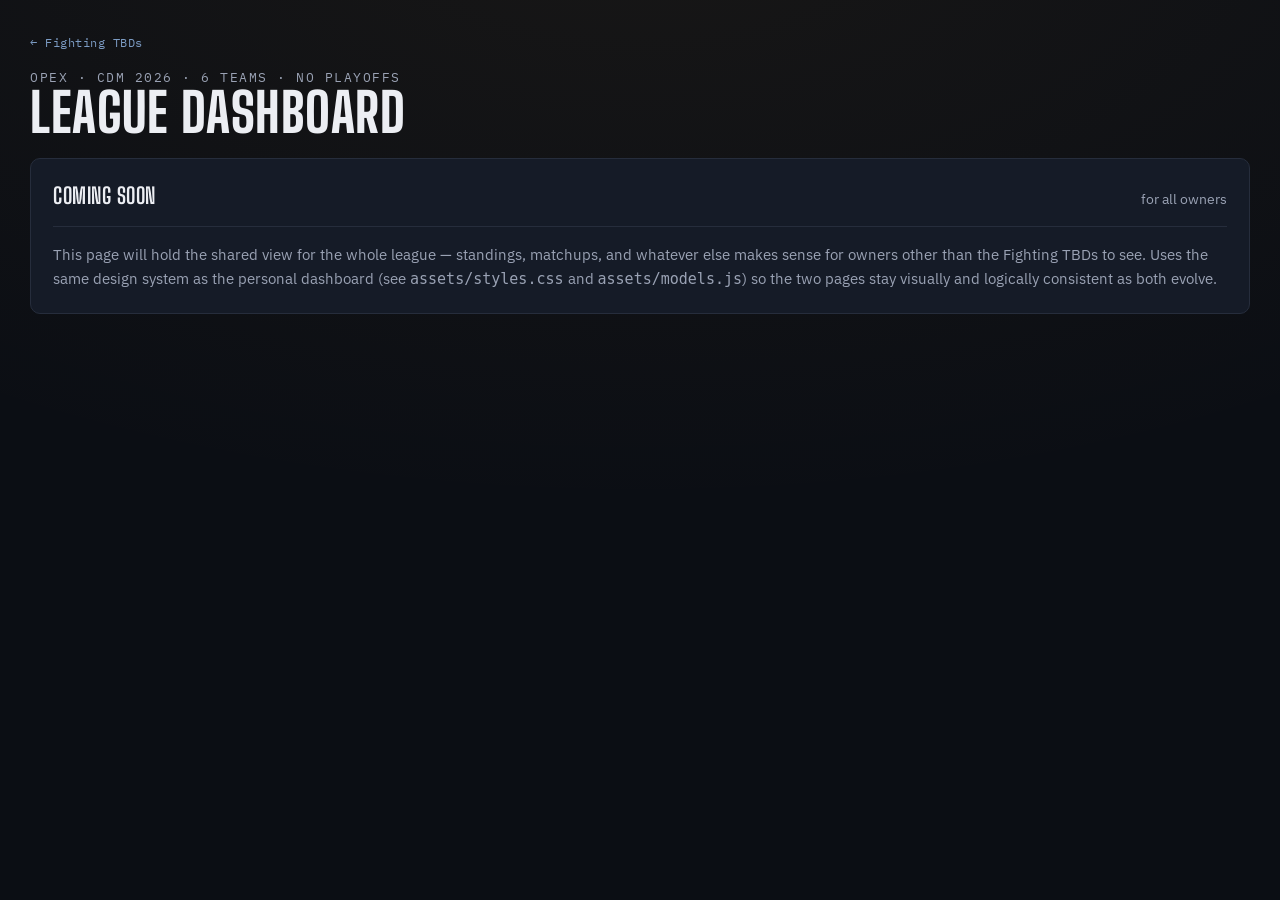
<file: league.html>
<!DOCTYPE html>
<html lang="en">
<head>
<meta charset="UTF-8">
<meta name="viewport" content="width=device-width, initial-scale=1.0">
<title>OPEX League Dashboard</title>
<link rel="preconnect" href="https://fonts.googleapis.com">
<link rel="preconnect" href="https://fonts.gstatic.com" crossorigin>
<link href="https://fonts.googleapis.com/css2?family=Big+Shoulders+Display:wght@600;700;800&family=IBM+Plex+Sans:wght@400;500;600&family=IBM+Plex+Mono:wght@500;600&display=swap" rel="stylesheet">
<link rel="stylesheet" href="assets/styles.css">
</head>
<body>
<div class="wrap">
  <nav class="site-nav"><a href="index.html">← Fighting TBDs</a></nav>

  <div class="masthead">
    <div>
      <div class="league-tag">OPEX · CDM 2026 · 6 TEAMS · NO PLAYOFFS</div>
      <div class="team-name">League Dashboard</div>
    </div>
  </div>

  <div class="card">
    <div class="card-head">
      <div class="card-title">Coming Soon</div>
      <div class="card-meta">for all owners</div>
    </div>
    <p style="font-family:'IBM Plex Sans', sans-serif; font-size:15px; color:var(--fog); line-height:1.6;">
      This page will hold the shared view for the whole league — standings,
      matchups, and whatever else makes sense for owners other than the
      Fighting TBDs to see. Uses the same design system as the personal
      dashboard (see <code>assets/styles.css</code> and <code>assets/models.js</code>)
      so the two pages stay visually and logically consistent as both evolve.
    </p>
  </div>
</div>
</body>
</html>
</file>
<file: assets/styles.css>
:root{
    --ink:#0B0E14;
    --panel:#151B27;
    --panel-raised:#1B2331;
    --hairline:#262D3C;
    --bone:#ECEEF3;
    --fog:#9AA2B4;
    --amber:#E3A23C;
    --alert:#E5484D;
    --teal:#3FB88F;
    --steel:#7C9CC4;
  }
  *{box-sizing:border-box; margin:0; padding:0;}
  html{font-size:18px;}
  body{
    background:
      radial-gradient(ellipse 1200px 600px at 50% -10%, rgba(227,162,60,0.06), transparent),
      var(--ink);
    color:var(--bone);
    font-family:'IBM Plex Sans', sans-serif;
    padding: 28px 20px 80px;
    min-height:100vh;
    line-height:1.4;
  }
  .wrap{max-width:1220px; margin:0 auto;}

  .site-nav{
    margin-bottom:16px;
  }
  .site-nav a{
    font-family:'IBM Plex Mono', monospace;
    font-size:12px;
    letter-spacing:0.5px;
    color:var(--steel);
    text-decoration:none;
  }
  .site-nav a:hover{text-decoration:underline;}

  /* ---- Masthead ---- */
  .masthead{
    display:flex; justify-content:space-between; align-items:flex-end;
    margin-bottom:20px; flex-wrap:wrap; gap:12px;
  }
  .team-name{
    font-family:'Big Shoulders Display', sans-serif;
    font-weight:800;
    font-size:clamp(34px, 5vw, 54px);
    letter-spacing:0.5px;
    line-height:0.95;
    text-transform:uppercase;
  }
  .league-tag{
    font-family:'IBM Plex Mono', monospace;
    font-size:12.5px;
    letter-spacing:1.5px;
    color:var(--fog);
    text-transform:uppercase;
  }
  .refresh-note{
    font-family:'IBM Plex Sans', sans-serif;
    font-size:14px;
    color:var(--fog);
    text-align:right;
  }
  .refresh-note .dot{
    display:inline-block; width:7px; height:7px; border-radius:50%;
    background:var(--teal); margin-right:7px;
    box-shadow:0 0 6px var(--teal);
  }
  .refresh-time{
    font-family:'IBM Plex Mono', monospace;
    font-size:13px;
    color:var(--bone);
    font-weight:500;
    margin-top:3px;
    white-space:nowrap;
    font-variant-numeric:tabular-nums;
  }

  /* ---- Ticker / stat cards ---- */
  .ticker{
    display:grid;
    grid-template-columns:repeat(3, minmax(0,1fr));
    gap:12px;
    margin-bottom:28px;
  }
  @media (max-width:620px){
    .ticker{grid-template-columns:1fr;}
  }
  .stat-card{
    background:var(--panel);
    border:1px solid var(--hairline);
    border-radius:10px;
    overflow:hidden;
  }
  .stat-card summary{
    list-style:none;
    cursor:pointer;
    padding:16px 18px;
    display:flex;
    align-items:center;
    justify-content:space-between;
    gap:10px;
  }
  .stat-card summary::-webkit-details-marker{display:none;}
  .stat-main{min-width:0;}
  .ticker-label{
    font-family:'IBM Plex Mono', monospace;
    font-size:12px;
    letter-spacing:1.3px;
    color:var(--fog);
    text-transform:uppercase;
    margin-bottom:6px;
    white-space:nowrap;
  }
  .ticker-value{
    font-family:'Big Shoulders Display', sans-serif;
    font-weight:700;
    font-size:34px;
    letter-spacing:0.3px;
    white-space:nowrap;
    font-variant-numeric:tabular-nums;
  }
  .ticker-value.amber{color:var(--amber);}
  .expand-icon{
    flex-shrink:0;
    width:22px; height:22px;
    border:1px solid var(--hairline);
    border-radius:50%;
    display:flex; align-items:center; justify-content:center;
    font-family:'IBM Plex Mono', monospace;
    font-size:13px;
    color:var(--fog);
    transition:transform 0.2s ease;
  }
  .stat-card[open] .expand-icon{transform:rotate(180deg); color:var(--bone);}
  .ticker-note{
    font-family:'IBM Plex Sans', sans-serif;
    font-size:13.5px;
    color:var(--fog);
    padding:0 18px 16px;
    border-top:1px solid var(--hairline);
    margin-top:0;
    padding-top:12px;
  }
  @media (prefers-reduced-motion: reduce){ .expand-icon{transition:none;} }

  /* ---- Grid ---- */
  .row{display:grid; grid-template-columns: 1.1fr 1fr; gap:20px; margin-bottom:20px;}
  .row.roster-row{grid-template-columns: 1.3fr 1fr;}
  @media (max-width:860px){ .row, .row.roster-row{grid-template-columns:1fr;} }

  .card{
    background:var(--panel);
    border:1px solid var(--hairline);
    border-radius:10px;
    padding:22px;
    min-width:0;
  }
  .card-head{
    display:flex; justify-content:space-between; align-items:baseline;
    margin-bottom:16px;
    padding-bottom:14px;
    border-bottom:1px solid var(--hairline);
    gap:12px;
  }
  .card-title{
    font-family:'Big Shoulders Display', sans-serif;
    font-weight:700;
    font-size:22px;
    text-transform:uppercase;
    letter-spacing:0.5px;
    white-space:nowrap;
  }
  .card-meta{
    font-family:'IBM Plex Sans', sans-serif;
    font-size:13.5px;
    color:var(--fog);
    white-space:nowrap;
  }

  .market-select-wrap{flex-shrink:0;}
  .market-select{
    font-family:'IBM Plex Mono', monospace;
    font-size:12px;
    color:var(--bone);
    background:var(--panel-raised);
    border:1px solid var(--hairline);
    border-radius:6px;
    padding:6px 10px;
    cursor:pointer;
    white-space:nowrap;
  }
  .market-select:focus{outline:1px solid var(--steel);}

  /* ---- Matchup ---- */
  .matchup{
    display:flex; align-items:center; justify-content:space-between;
    margin-bottom:22px;
  }
  .matchup-side{text-align:center; flex:1; min-width:0;}
  .matchup-team{
    font-family:'IBM Plex Sans', sans-serif;
    font-size:13.5px; color:var(--fog);
    margin-bottom:6px;
    white-space:nowrap; overflow:hidden; text-overflow:ellipsis;
  }
  .matchup-score{
    font-family:'Big Shoulders Display', sans-serif;
    font-weight:800; font-size:clamp(32px, 4.5vw, 46px);
    white-space:nowrap;
    font-variant-numeric:tabular-nums;
  }
  .matchup-score.me{color:var(--amber);}
  .matchup-vs{
    font-family:'IBM Plex Mono', monospace;
    color:var(--fog); font-size:12px; padding:0 14px;
    white-space:nowrap;
  }
  .matchup-vs.win{
    color:var(--teal);
    background:rgba(63,184,143,0.14);
    border:1px solid rgba(63,184,143,0.4);
    padding:4px 11px;
    border-radius:5px;
    font-weight:600;
  }
  .matchup-vs.loss{
    color:var(--alert);
    background:rgba(229,72,77,0.14);
    border:1px solid rgba(229,72,77,0.4);
    padding:4px 11px;
    border-radius:5px;
    font-weight:600;
  }

  /* ---- Win Probability ---- */
  .winprob{margin-bottom:22px;}
  .winprob-label{
    display:flex; justify-content:space-between; align-items:baseline;
    font-family:'IBM Plex Sans', sans-serif;
    font-size:13.5px; color:var(--fog);
    margin-bottom:8px;
  }
  .winprob-label b{
    font-family:'Big Shoulders Display', sans-serif;
    font-size:19px; font-weight:700;
    font-variant-numeric:tabular-nums;
  }
  .winprob-label .me-pct{color:var(--amber);}
  .winprob-label .opp-pct{color:var(--steel);}
  .winprob-bar{
    display:flex; height:10px; border-radius:5px; overflow:hidden;
    background:var(--hairline);
  }
  .winprob-fill{height:100%; transition:width 0.4s ease;}
  .winprob-fill.me{background:var(--amber);}
  .winprob-fill.opp{background:var(--steel);}
  @media (prefers-reduced-motion: reduce){ .winprob-fill{transition:none;} }
  .winprob details{margin-top:10px;}
  .winprob summary{
    list-style:none; cursor:pointer;
    font-family:'IBM Plex Mono', monospace;
    font-size:11px; letter-spacing:0.5px; color:var(--fog);
    text-transform:uppercase;
    display:flex; align-items:center; gap:6px;
  }
  .winprob summary::-webkit-details-marker{display:none;}
  .winprob .ticker-note{padding:8px 0 0; border-top:none;}

  /* ---- Lineup Risk Console ---- */
  .risk-console-label{
    font-family:'IBM Plex Mono', monospace;
    font-size:12px; letter-spacing:1.5px; color:var(--fog);
    text-transform:uppercase; margin-bottom:12px;
    display:flex; align-items:center; gap:8px;
    white-space:nowrap;
  }
  .risk-console-label::after{
    content:''; flex:1; height:1px; background:var(--hairline);
  }
  .risk-row{
    display:flex; align-items:center; gap:12px;
    padding:10px 0;
    border-bottom:1px solid var(--hairline);
  }
  .risk-row:last-child{border-bottom:none;}
  .light{
    width:10px; height:10px; border-radius:50%; flex-shrink:0;
  }
  .light.ok{background:var(--teal); box-shadow:0 0 6px var(--teal);}
  .light.q{background:var(--amber); box-shadow:0 0 6px var(--amber); animation:pulse 1.8s ease-in-out infinite;}
  .light.bad{background:var(--alert); box-shadow:0 0 6px var(--alert);}
  @media (prefers-reduced-motion: reduce){ .light.q{animation:none;} }
  @keyframes pulse{
    0%,100%{opacity:1;} 50%{opacity:0.35;}
  }
  .risk-player{
    font-family:'IBM Plex Sans', sans-serif; font-size:16px; font-weight:500;
    flex:1; min-width:0;
    white-space:nowrap; overflow:hidden; text-overflow:ellipsis;
  }
  .risk-pos{
    font-family:'IBM Plex Mono', monospace;
    font-size:12.5px; color:var(--fog); width:38px; flex-shrink:0;
    white-space:nowrap;
  }
  .risk-status{
    font-family:'IBM Plex Mono', monospace;
    font-size:13px; font-weight:600; text-transform:uppercase; letter-spacing:0.5px;
    width:64px; flex-shrink:0; text-align:right;
    white-space:nowrap;
  }
  .risk-status.ok{color:var(--teal);}
  .risk-status.q{color:var(--amber);}
  .risk-status.bad{color:var(--alert);}

  /* =========================================================================
     DFW BROADCAST TAG CONVENTION
     =========================================================================
     Filled in manually each week from 506sports.com (or similar) once that
     week's map is published (~Tue-Thu before kickoff). Tag = whichever
     channel DFW's over-the-air (OTA) affiliate actually carries.

     CBS    → CBS
     FOX    → FOX
     NBC    → NBC   (use whenever NBC is airing it — takes priority over PEA)
     PEA    → Peacock, ONLY when there's no NBC OTA simulcast (exclusive game)
     ESPN   → ESPN  (Monday Night Football default)
     ABC    → ABC   (MNF home-market OTA simulcast — prefer this over ESPN
                      whenever DFW is a simulcast market, e.g. a Cowboys MNF game)
     NFLN   → NFL Network (international windows, some Saturday games)
     AMZN   → Amazon Prime (Thursday Night Football, regular-season default)
     NFLX   → Netflix (Christmas Day / exclusive games)

     Rule of thumb: OTA broadcast tag always wins over a streaming-only tag
     when both exist for the same game (NBC > PEA, ABC > ESPN in home markets).
     ========================================================================= */
  /* =======================================================================
     DFW BROADCAST NETWORK TAG — abbreviation convention
     =======================================================================
     Source: 506sports.com weekly market maps (unofficial, published ~Tue-Thu
     before that Sunday — not available further in advance). Search that
     week's page for the DFW affiliate (KTVT/CBS, KDFW/FOX) to find which
     game airs locally, then tag any of your starters in that game.

     Shortcut: if the Cowboys play in the early (1pm ET) window that week,
     DFW gets that game automatically — no lookup needed.

     Tag mapping:
       CBS   — CBS
       FOX   — FOX
       NBC   — NBC (use whenever NBC is airing it, even if also on Peacock)
       PEA   — Peacock, ONLY when there's no NBC simulcast (exclusive game)
       ESPN  — Monday Night Football default
       ABC   — MNF home-market simulcast (mirrors the NBC/Peacock rule —
               prefer the over-the-air tag whenever one exists)
       NFLN  — NFL Network (international windows, some Saturday games)
       AMZN  — Amazon Prime (Thursday Night Football, regular-season default)
       NFLX  — Netflix (Christmas Day / exclusive games)
       —     — not airing in DFW this week (net-tag.none)
     ======================================================================= */
  .net-tag{
    font-family:'IBM Plex Mono', monospace;
    font-size:10.5px; font-weight:600; letter-spacing:0.2px;
    color:var(--ink); background:var(--steel);
    padding:2.5px 6px; border-radius:4px;
    min-width:34px; flex-shrink:0; text-align:center;
    white-space:nowrap;
  }
  .net-tag.none{
    background:transparent; color:var(--fog); font-weight:400;
    padding:2.5px 0;
  }

  /* ---- Charts ---- */
  .chart-box{position:relative; height:230px;}

  /* ---- Leaderboard ---- */
  .leaderboard{width:100%;}
  .lb-row{
    display:grid;
    grid-template-columns:36px 1fr auto;
    align-items:center;
    gap:14px;
    padding:12px 10px;
    border-bottom:1px solid var(--hairline);
    border-radius:6px;
  }
  .lb-row:last-child{border-bottom:none;}
  .lb-row.lb-head{
    font-family:'IBM Plex Mono', monospace;
    font-size:11.5px; letter-spacing:1px; color:var(--fog); text-transform:uppercase;
    padding-bottom:10px;
  }
  .lb-row.me{
    background:rgba(227,162,60,0.08);
    border-left:3px solid var(--amber);
    padding-left:8px;
  }
  .lb-rank{
    font-family:'IBM Plex Mono', monospace;
    font-size:14px; color:var(--fog); font-weight:600;
  }
  .lb-row.me .lb-rank{color:var(--amber);}
  .lb-team{
    font-family:'IBM Plex Sans', sans-serif;
    font-size:15.5px; font-weight:500;
    white-space:nowrap; overflow:hidden; text-overflow:ellipsis;
  }
  .lb-row.me .lb-team{color:var(--amber); font-weight:600;}
  .lb-pf{
    font-family:'Big Shoulders Display', sans-serif;
    font-weight:700; font-size:20px;
    font-variant-numeric:tabular-nums;
    white-space:nowrap;
  }

  /* ---- Roster table ---- */
  table{width:100%; border-collapse:collapse;}
  th{
    font-family:'IBM Plex Mono', monospace;
    font-size:12px; letter-spacing:1px; color:var(--fog);
    text-transform:uppercase; text-align:left;
    padding-bottom:10px; border-bottom:1px solid var(--hairline);
    white-space:nowrap;
  }
  td{
    padding:11px 8px 11px 0;
    border-bottom:1px solid var(--hairline);
    font-family:'IBM Plex Sans', sans-serif;
    font-size:15.5px;
    white-space:nowrap;
  }
  td:nth-child(2){width:100%; overflow:hidden; text-overflow:ellipsis;}
  tr:last-child td{border-bottom:none;}
  .pos-tag{
    font-family:'IBM Plex Mono', monospace;
    font-size:11.5px; color:var(--ink); background:var(--fog);
    padding:3px 8px; border-radius:4px; letter-spacing:0.5px;
    white-space:nowrap;
  }
  .status-tag{
    font-family:'IBM Plex Mono', monospace;
    font-size:12.5px; font-weight:600; letter-spacing:0.3px;
    white-space:nowrap;
  }
  .status-tag.ok{color:var(--teal);}
  .status-tag.q{color:var(--amber);}
  .status-tag.bad{color:var(--alert);}
  .status-tag.ir{color:var(--steel);}

  .section-row td{
    padding:16px 0 8px;
    font-family:'IBM Plex Mono', monospace;
    font-size:11px;
    letter-spacing:1.5px;
    color:var(--fog);
    text-transform:uppercase;
    border-bottom:1px solid var(--hairline);
    white-space:nowrap;
  }
  .section-row:first-child td{padding-top:0;}

  /* ---- Transaction wire ---- */
  .wire-item{
    padding:12px 0; border-bottom:1px solid var(--hairline);
    font-family:'IBM Plex Sans', sans-serif;
    font-size:14.5px; line-height:1.55;
  }
  .wire-item:last-child{border-bottom:none;}
  .wire-time{
    font-family:'IBM Plex Mono', monospace;
    font-size:11.5px; color:var(--fog); display:block; margin-bottom:4px;
    letter-spacing:0.3px;
  }
  .wire-team{color:var(--steel); font-weight:600;}
  .tag-add{color:var(--teal); font-weight:600;}
  .tag-drop{color:var(--alert); font-weight:600;}

  footer{
    max-width:1220px; margin:36px auto 0; text-align:center;
    font-family:'IBM Plex Mono', monospace; font-size:12px; color:var(--fog);
    letter-spacing:0.5px;
  }
</file>
